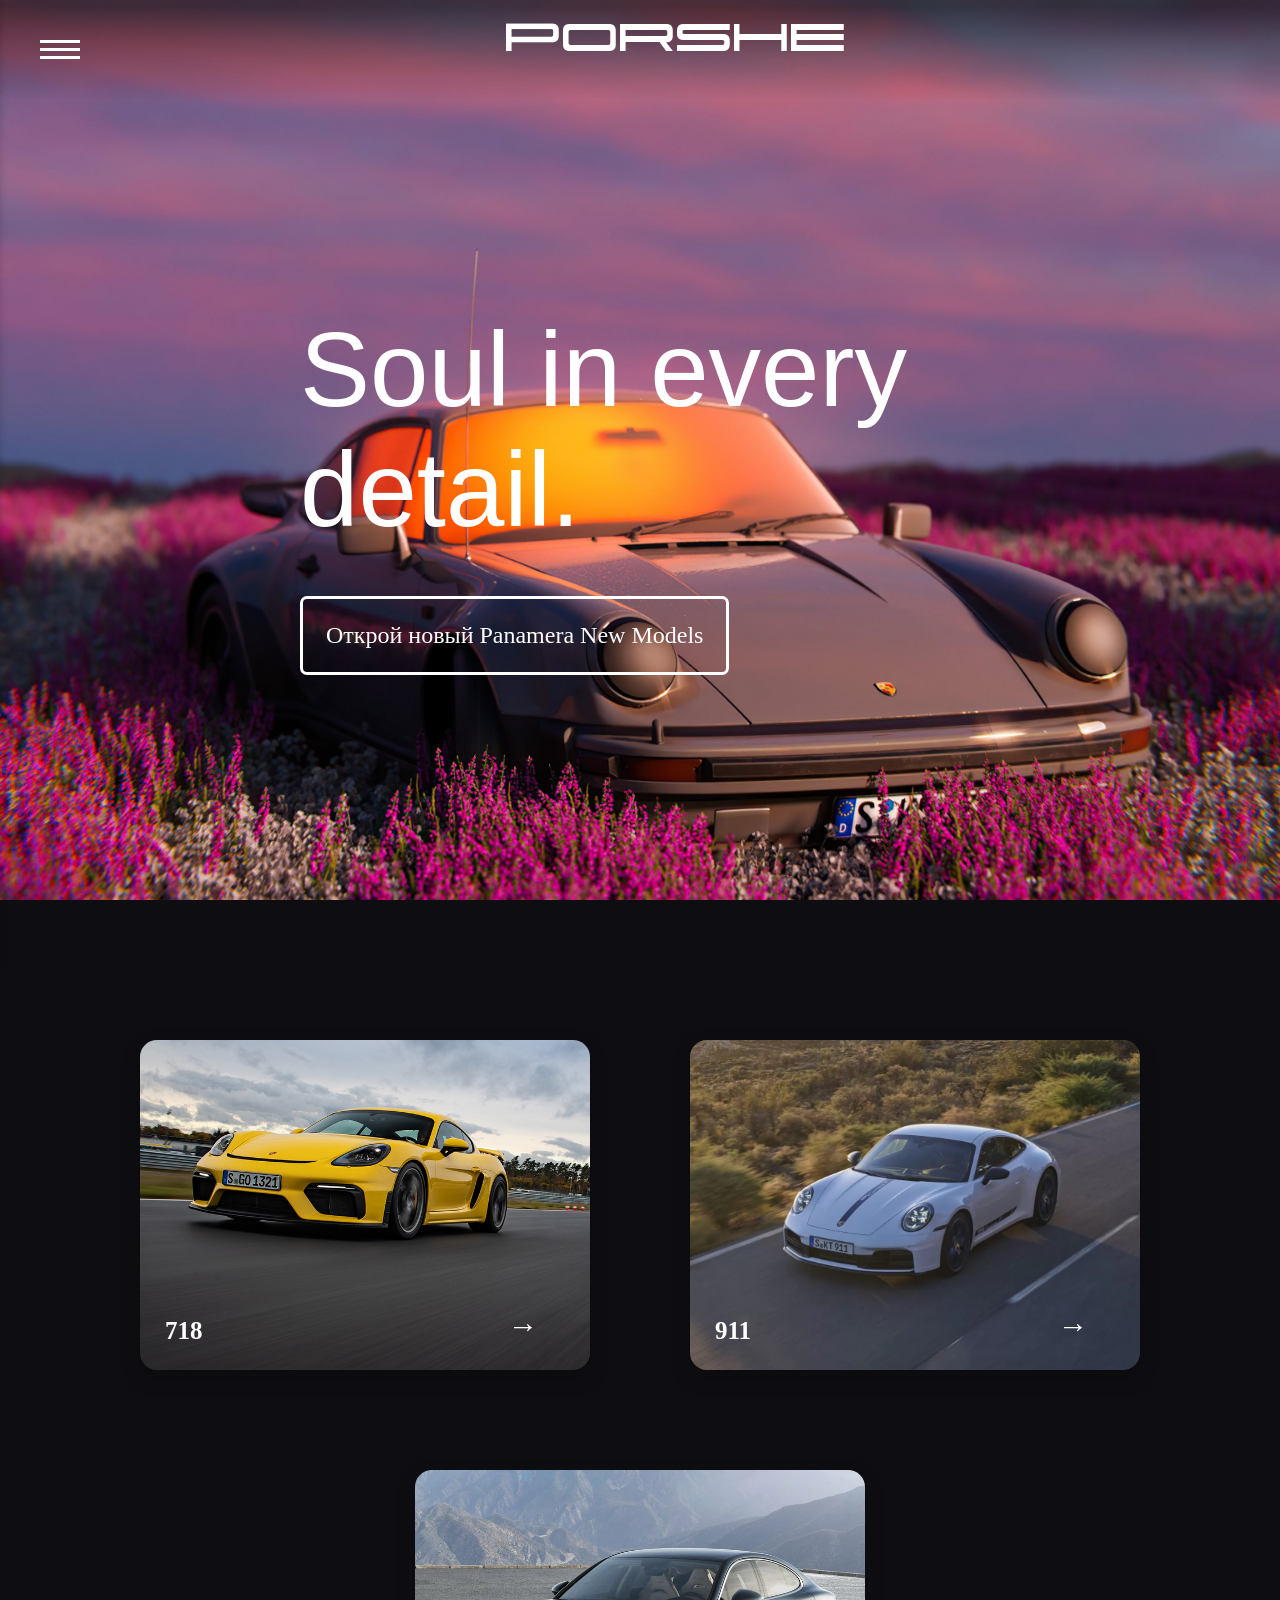
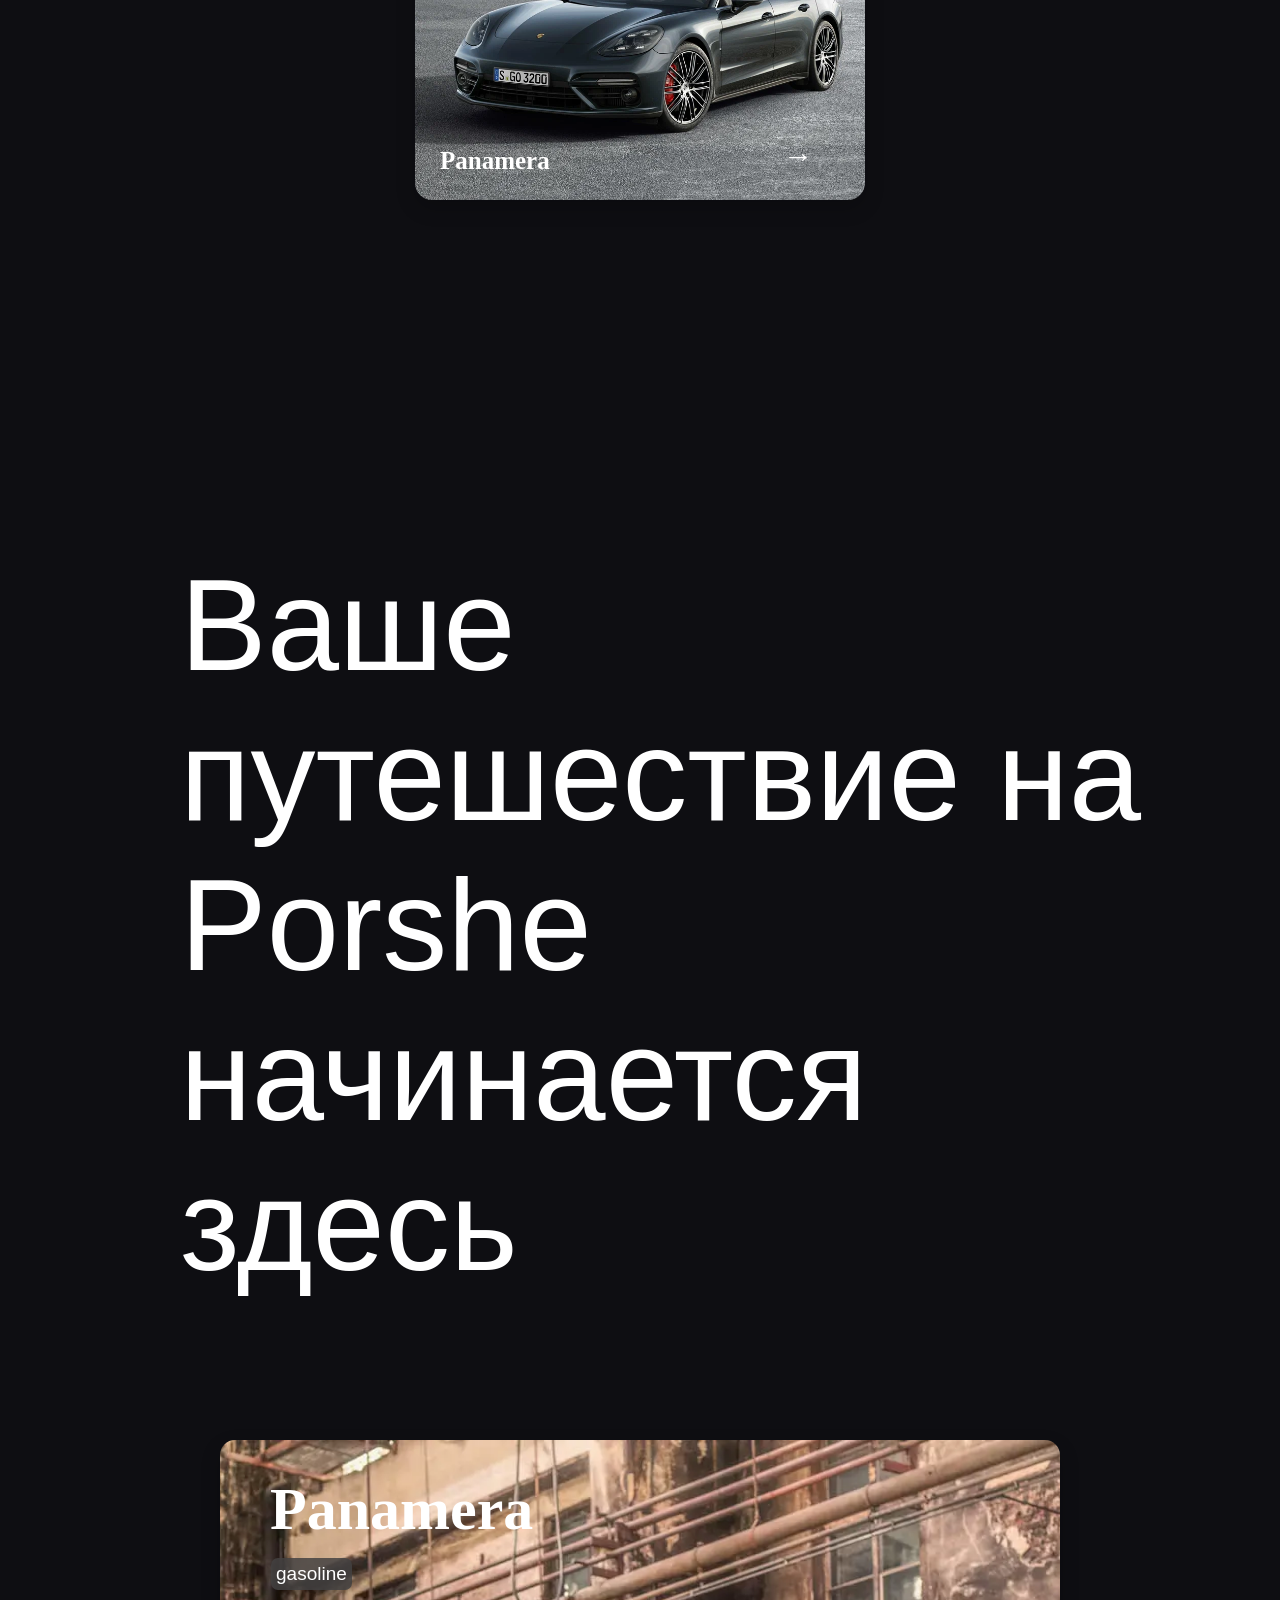
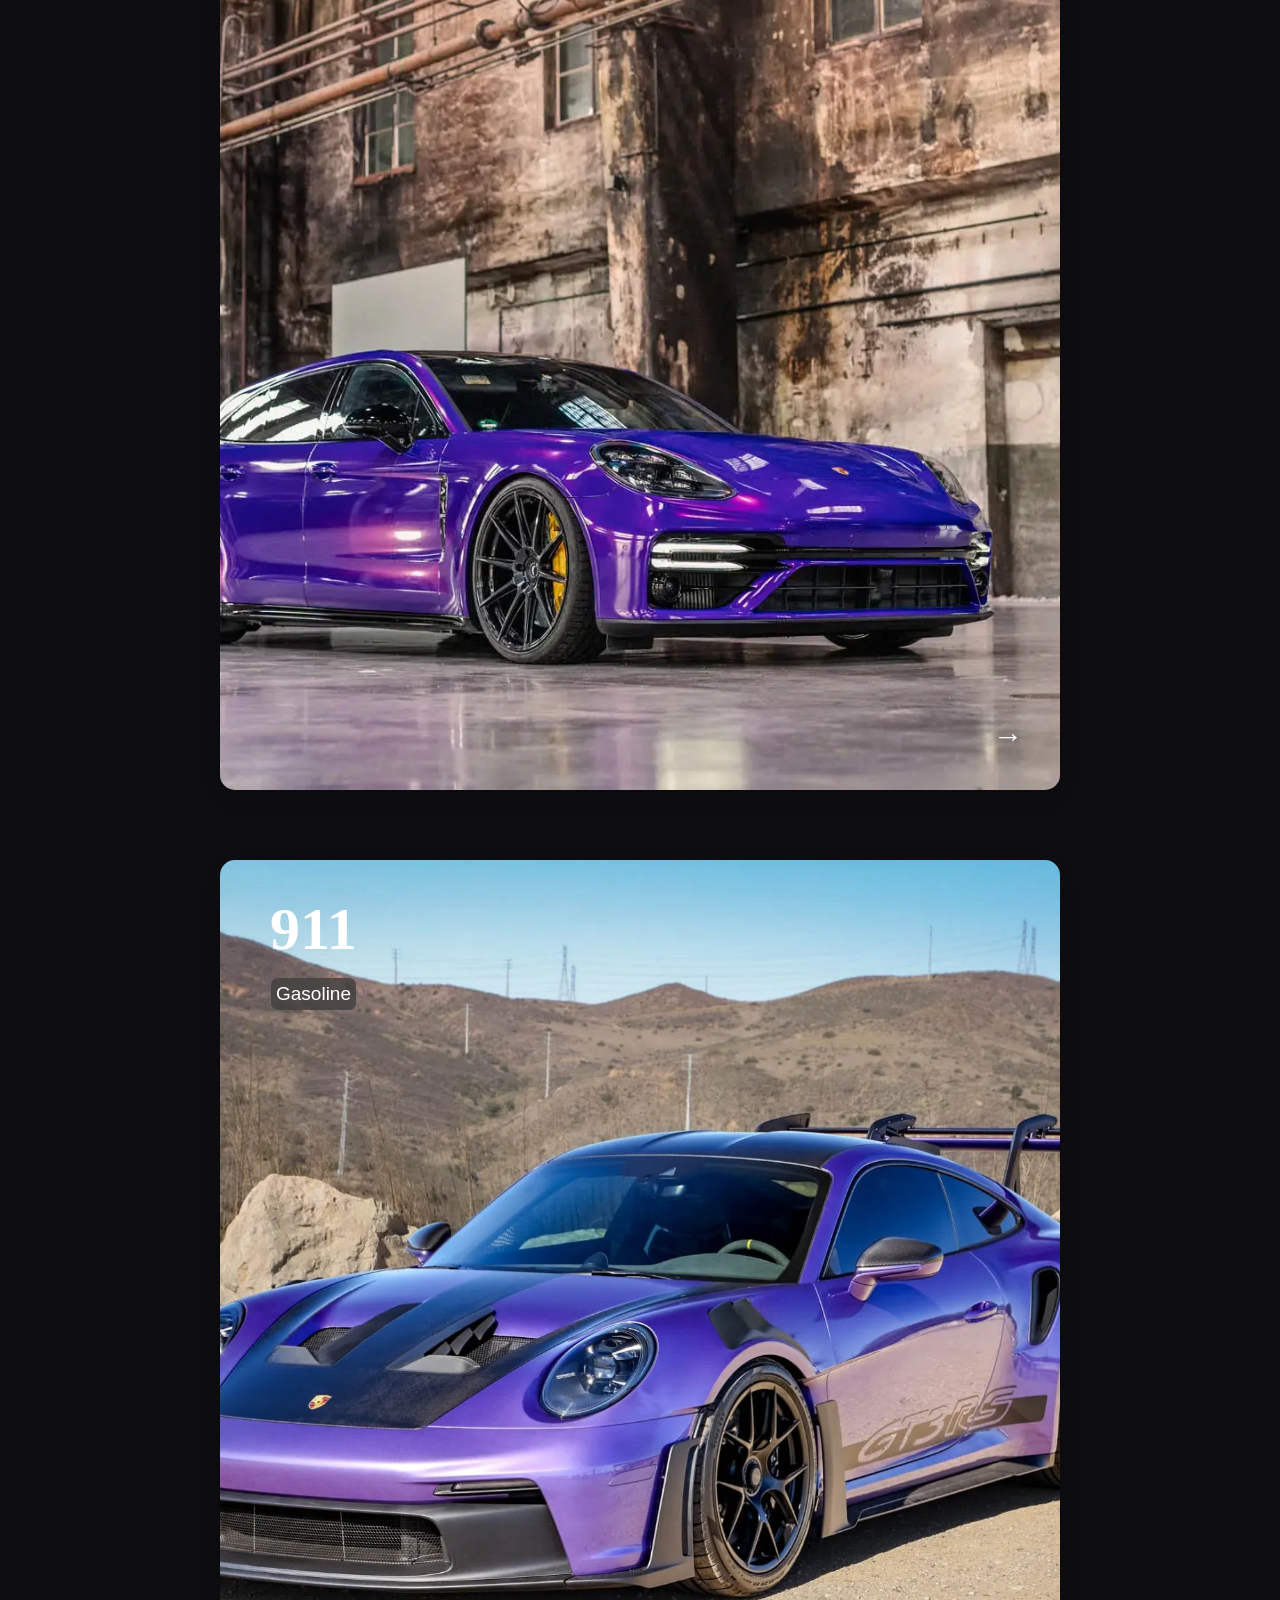
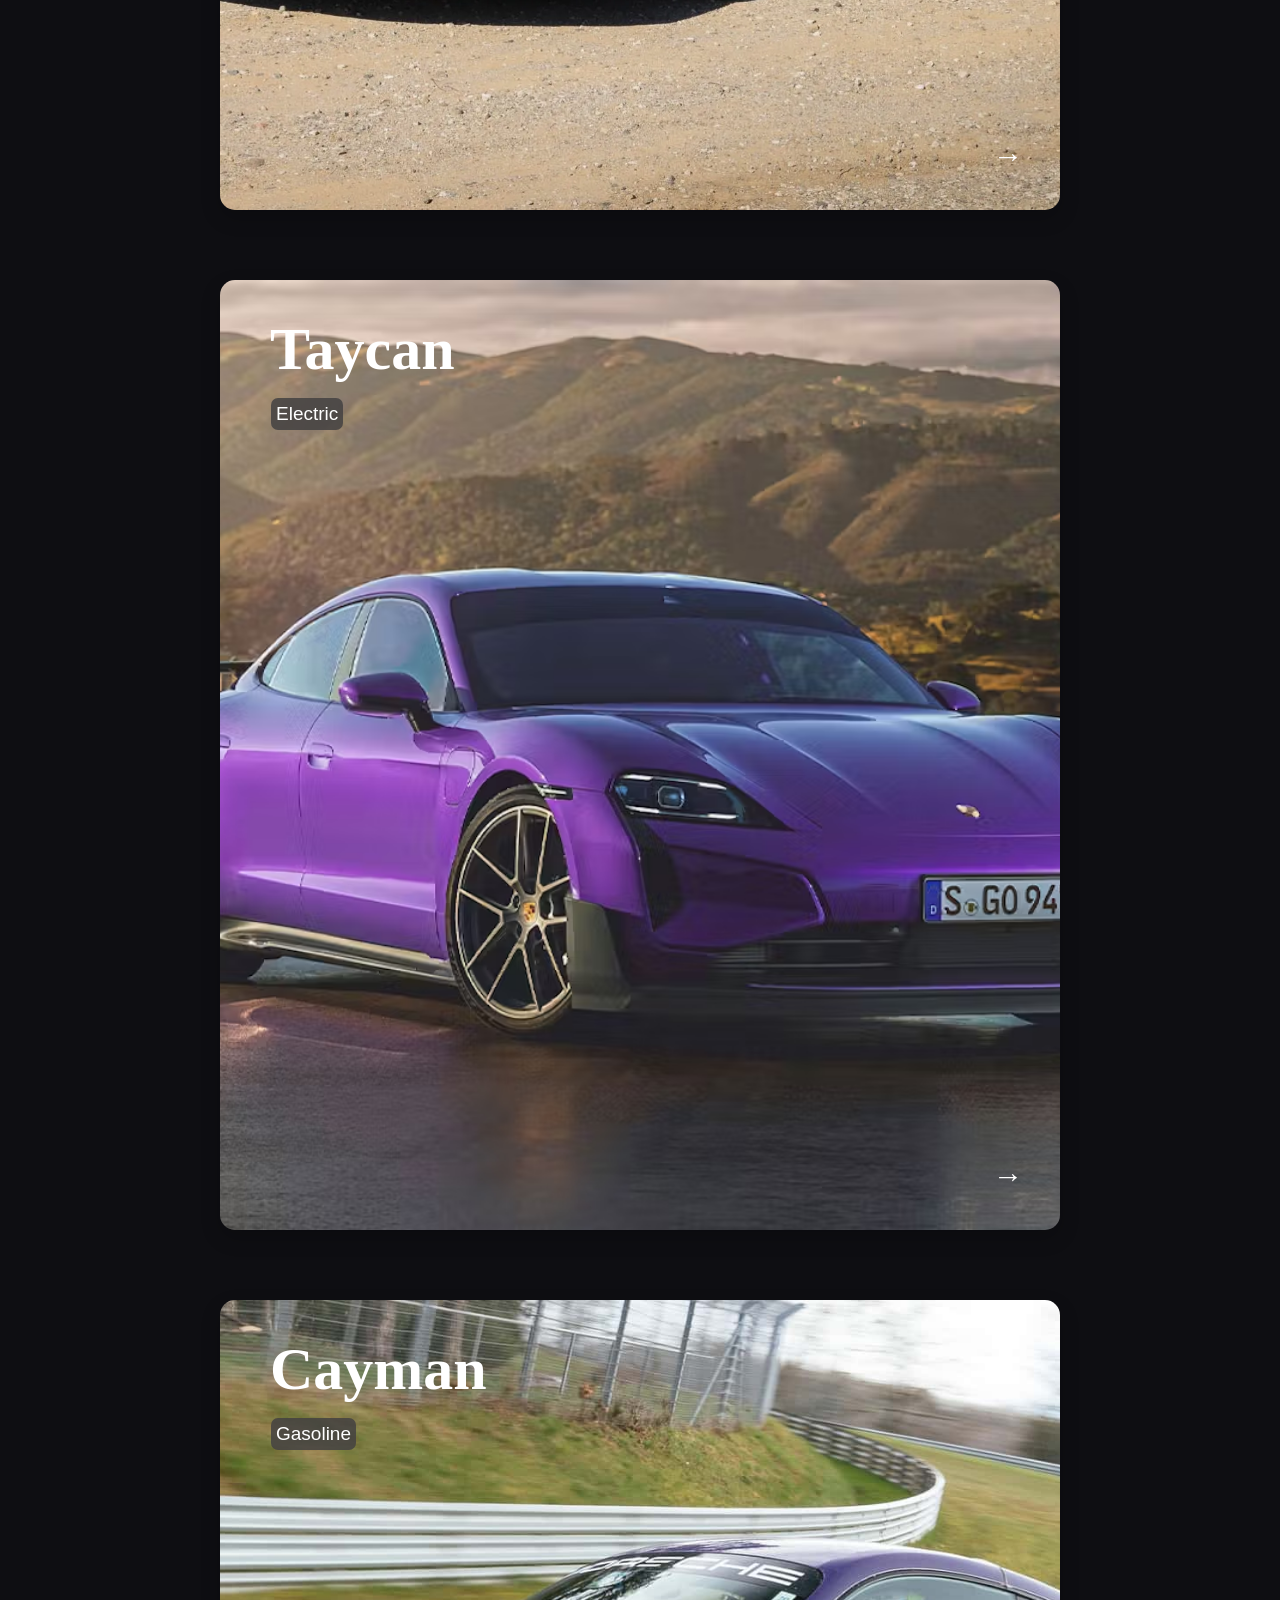
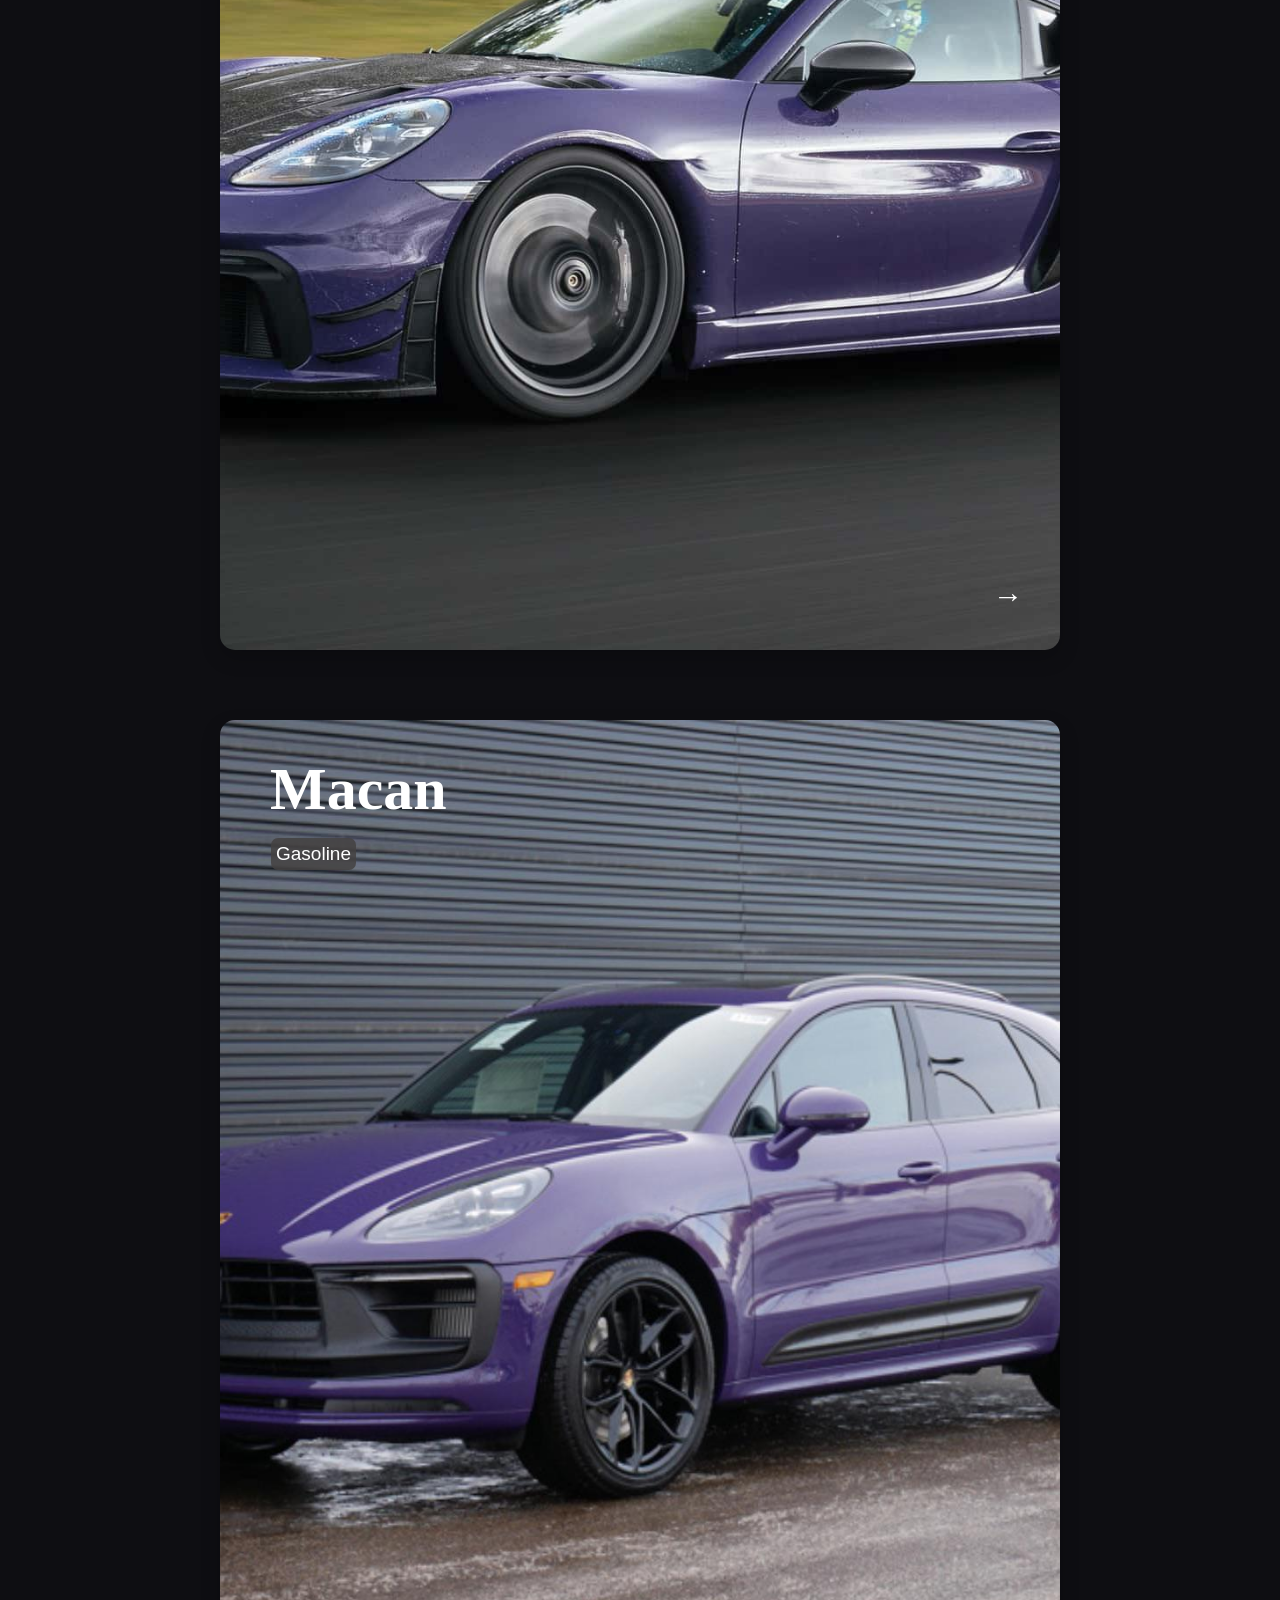
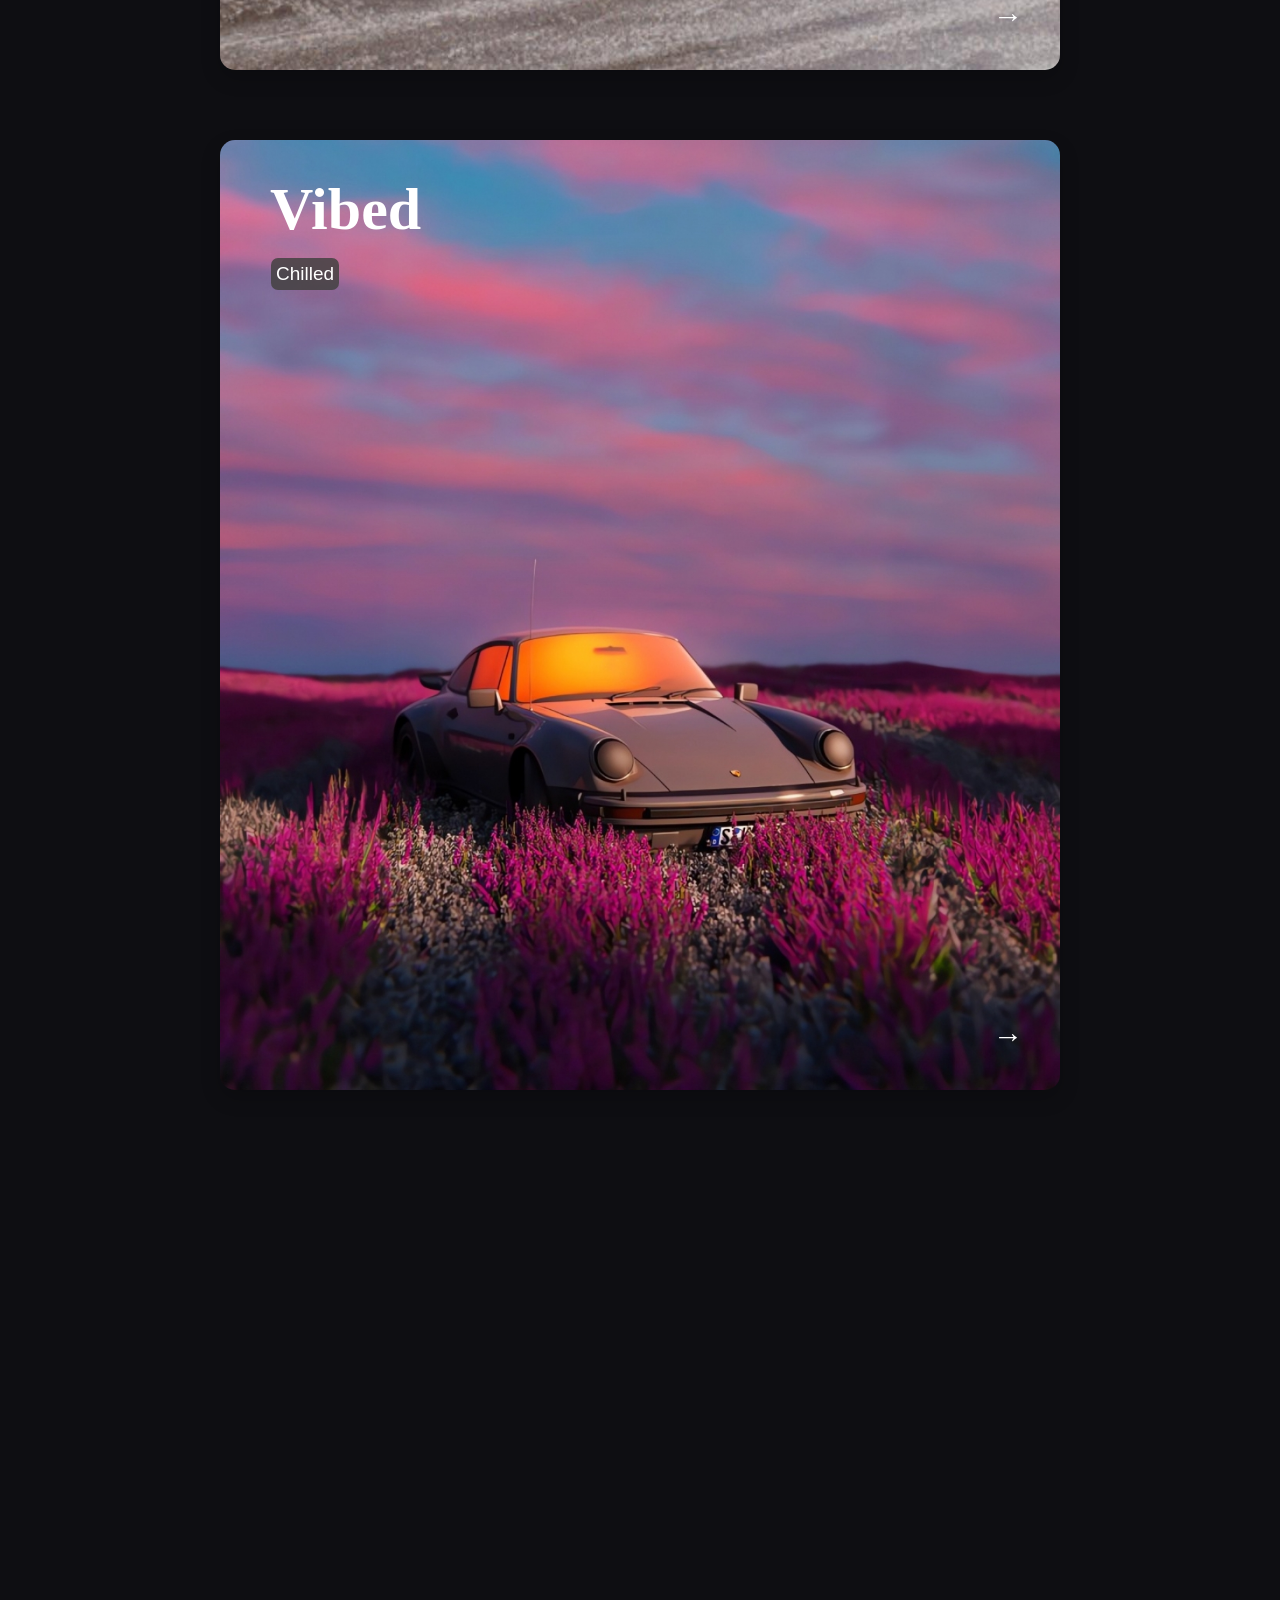
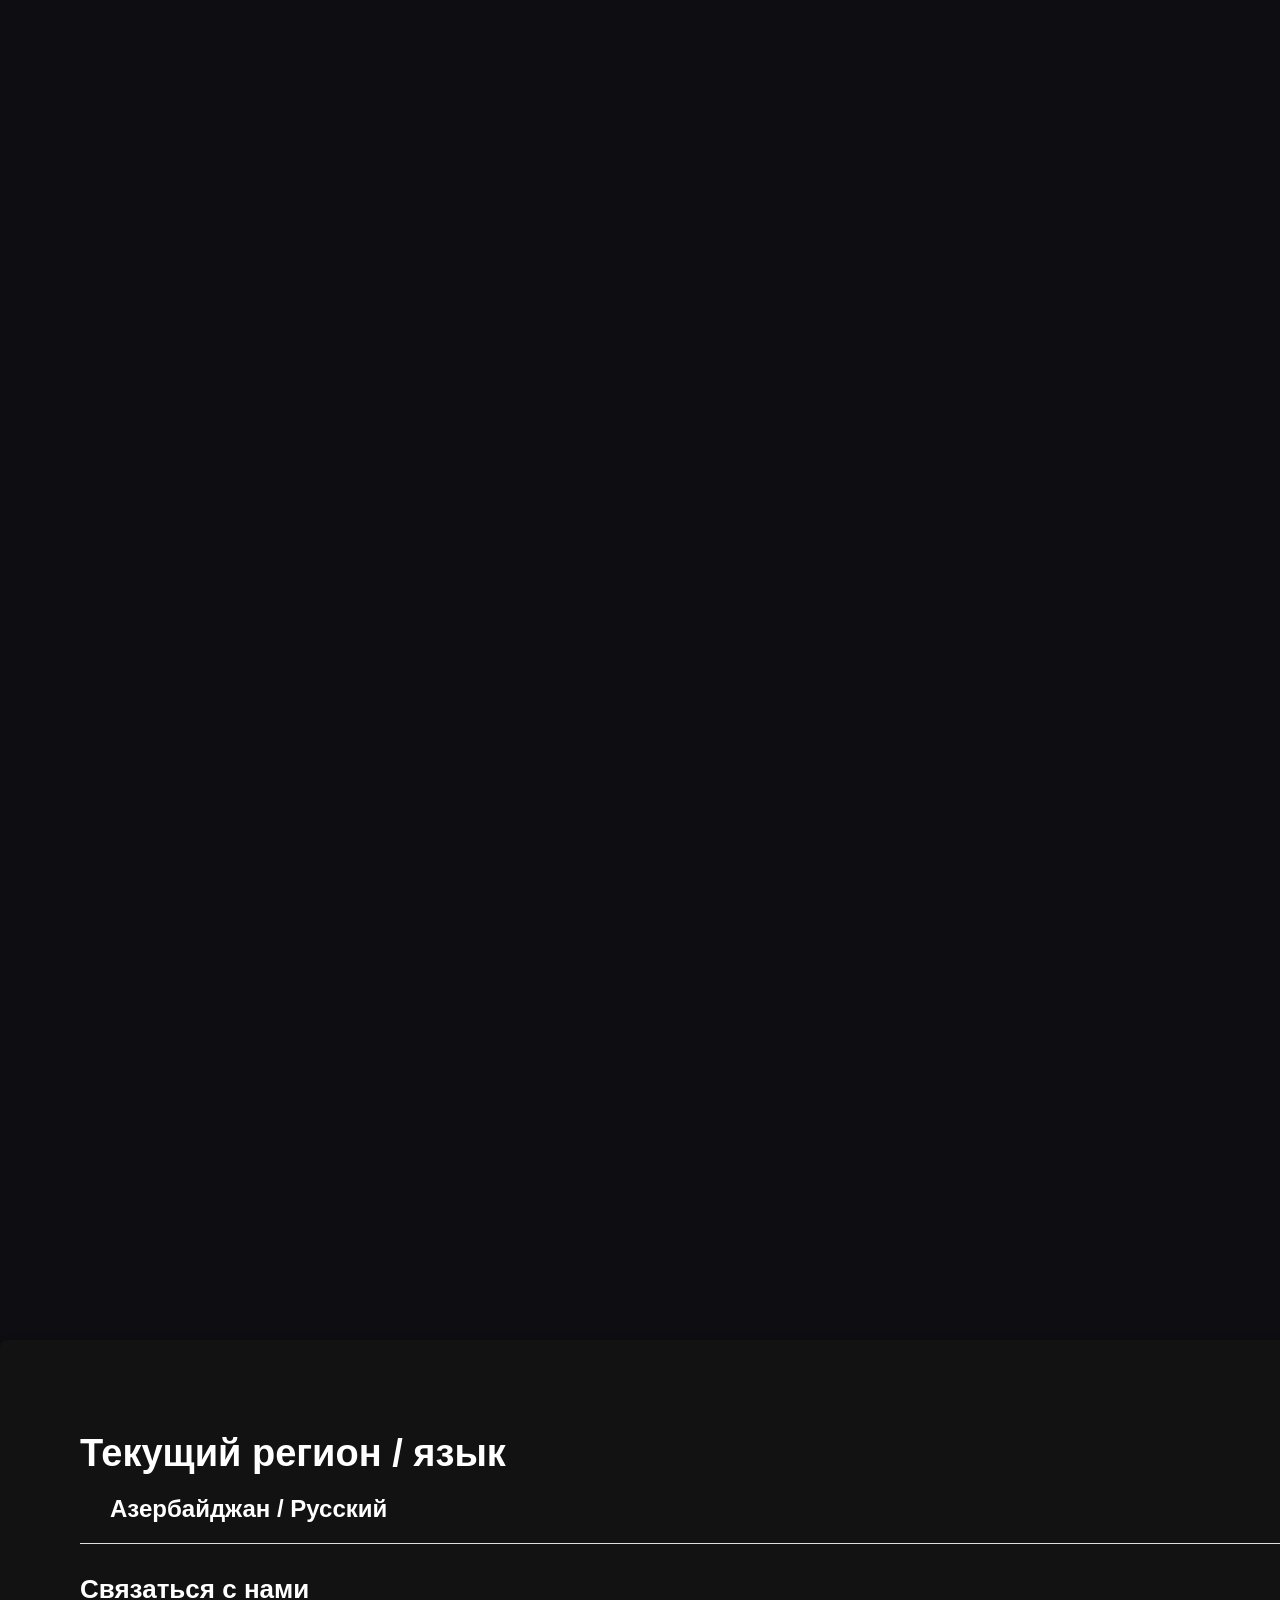
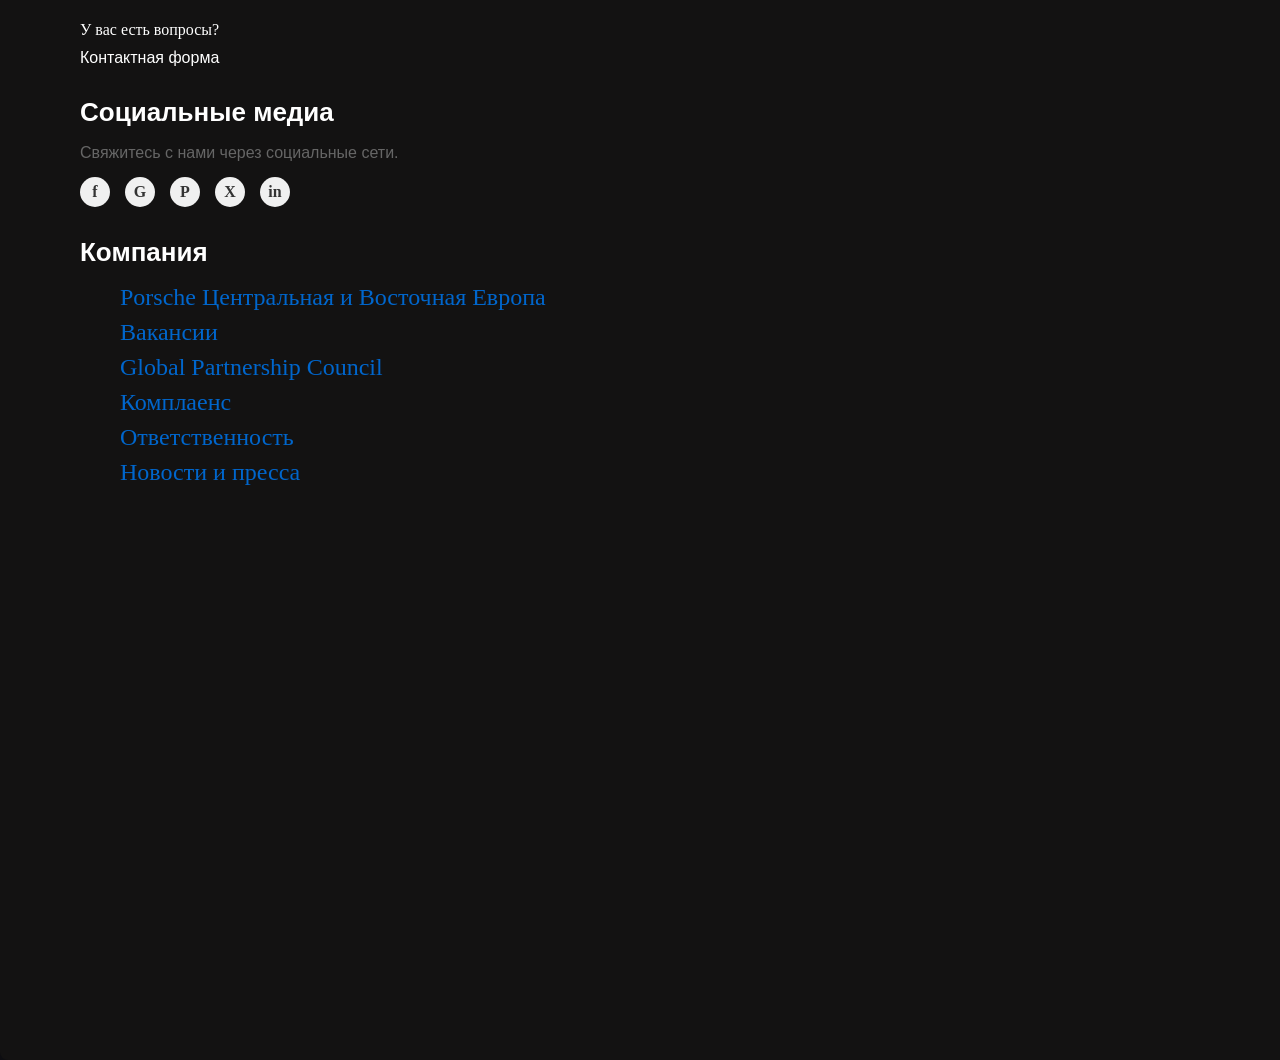
<file: index.html>
<!DOCTYPE html>
<html lang="en">
<head>
    <meta charset="UTF-8">
    <meta name="viewport" content="width=device-width, initial-scale=1.0">
    <title>Porshe</title>
    <link rel="stylesheet" href="style.css">

</head>
<body>
       <div class="bc_img">
            <div class="title">porshe</div>
            <div class="anothertitle">Soul in every<br>detail.</div>
            <div class="button1">
                <a href="page_panamera.html" class="firstbut">Открой новый Panamera New Models</a>
            </div>
        </div>
</body>
<div class="container">

    <div class="card">
        <a href="page_718.html">
            <img src="image/718.jpg" alt="">
            <div class="cars">718</div>
            <div class="point">→</div>
        </a>

    </div>

    <div class="card">
        <a href="page_911.html">
            <img src="image/Porsche-911-Carrera-T-1-4279944919.webp" alt="">
            <div class="cars">911</div>
            <div class="point">→</div>
        </a>


    </div>

    <div class="card">
        <a href="page_panamera.html">
            <img src="image/panamerahh_main.webp" alt="">
            <div class="cars">Panamera</div>
            <div class="point">→</div>
        </a>

    </div>



</div>
<div class="bigtitle">Ваше путешествие на Porshe начинается <br>здесь</div>
<div class="conmar">
    <div class="container2">
        <div class="card2">
            <a href="">
                <img src="image/panameraPPurple-13.webp" alt="">
                <div class="point2"><span class="hovbutton">Посетите сайт&nbsp;&nbsp;</span><span>→</span></div>
                <div class="name">Panamera</div>
                <div class="info">gasoline</div>
            </a>

        </div>

        <div class="card2">
            <a href="">
                <img src="image/Porsche-911Purple-GT3-RS-20.webp" alt="">
                <div class="point2"><span class="hovbutton">Посетите сайт&nbsp;&nbsp;</span><span>→</span></div>
                <div class="name">911</div>
                <div class="info">Gasoline</div>
            </a>


        </div>
        
        <div class="card2">
            <a href="">
                <img src="image/taycan_turboPurplee_gt.avif" alt="">
                <div class="point2"><span class="hovbutton">Посетите сайт&nbsp;&nbsp;</span><span>→</span></div>
                <div class="name">Taycan</div>
                <div class="info">Electric</div>
            </a>
        </div>

        <div class="card2">
            <a href="">
                <img src="image/caymanPurple-gt4-rs-with-manthey-kit.jpg" alt="">
                <div class="point2"><span class="hovbutton">Посетите сайт&nbsp;&nbsp;</span><span>→</span></div>
                <div class="name">Cayman</div>
                <div class="info">Gasoline</div>
            </a>
        </div>

        <div class="card2">
            <a href="">
                <img src="image/macanpurple.jpg" alt="">
                <div class="point2"><span class="hovbutton">Посетите сайт&nbsp;&nbsp;</span><span>→</span></div>
                <div class="name">Macan</div>
                <div class="info">Gasoline</div>
            </a>
        </div>

        <div class="card2">
            <a href="">
                <img src="image/26242652918112627-50139553911394659.jpg" alt="">
                <div class="point2"><span class="hovbutton">Посетите сайт&nbsp;&nbsp;</span><span>→</span></div>
                <div class="name">Vibed</div>
                <div class="info">Chilled</div>
            </a>
        </div>

</div>
<input type="checkbox" id="menuToggle" class="menu-toggle">
    
    <label for="menuToggle" class="menu-button">
        <span></span>
        <span></span>
        <span></span>
    </label>
    
    <div class="sidebar">
        <nav>
            <ul>
                <li class="inted"><a href="#">Модели</a><span class="pointer">></span></li>
                <li class="inted"><a href="#">Консультация и покупка</a><span class="pointer">></span></li>
                <li class="inted"><a href="#">Поиск диллера</a><span class="pointer">></span></li>
            </ul>
        </nav>
    </div>
    




</div>
    <footer class="footer">
        <div class="region-section">
            <h2>Текущий регион / язык</h2>
            <div class="region-selector">
                <span>Азербайджан / Русский</span>
            </div>
        </div>

        <div class="divider"></div>

        <div class="contact-section">
            <h3>Связаться с нами</h3>
            <p>У вас есть вопросы?</p>
            <a href="#" class="contact-link">Контактная форма</a>
        </div>

        <div class="social-section">
            <h3>Социальные медиа</h3>
            <p>Свяжитесь с нами через социальные сети.</p>
            <div class="social-icons">
                <a href="#" class="social-icon">f</a>
                <a href="#" class="social-icon">G</a>
                <a href="#" class="social-icon">P</a>
                <a href="#" class="social-icon">X</a>
                <a href="#" class="social-icon">in</a>
            </div>
        </div>

        <div class="company-section">
            <h3>Компания</h3>
            <ul class="company-links">
                <li><a href="#">Porsche Центральная и Восточная Европа</a></li>
                <li><a href="#">Вакансии</a></li>
                <li><a href="#">Global Partnership Council</a></li>
                <li><a href="#">Комплаенс</a></li>
                <li><a href="#">Ответственность</a></li>
                <li><a href="#">Новости и пресса</a></li>
            </ul>
        </div>
    </footer>


</html>
</file>
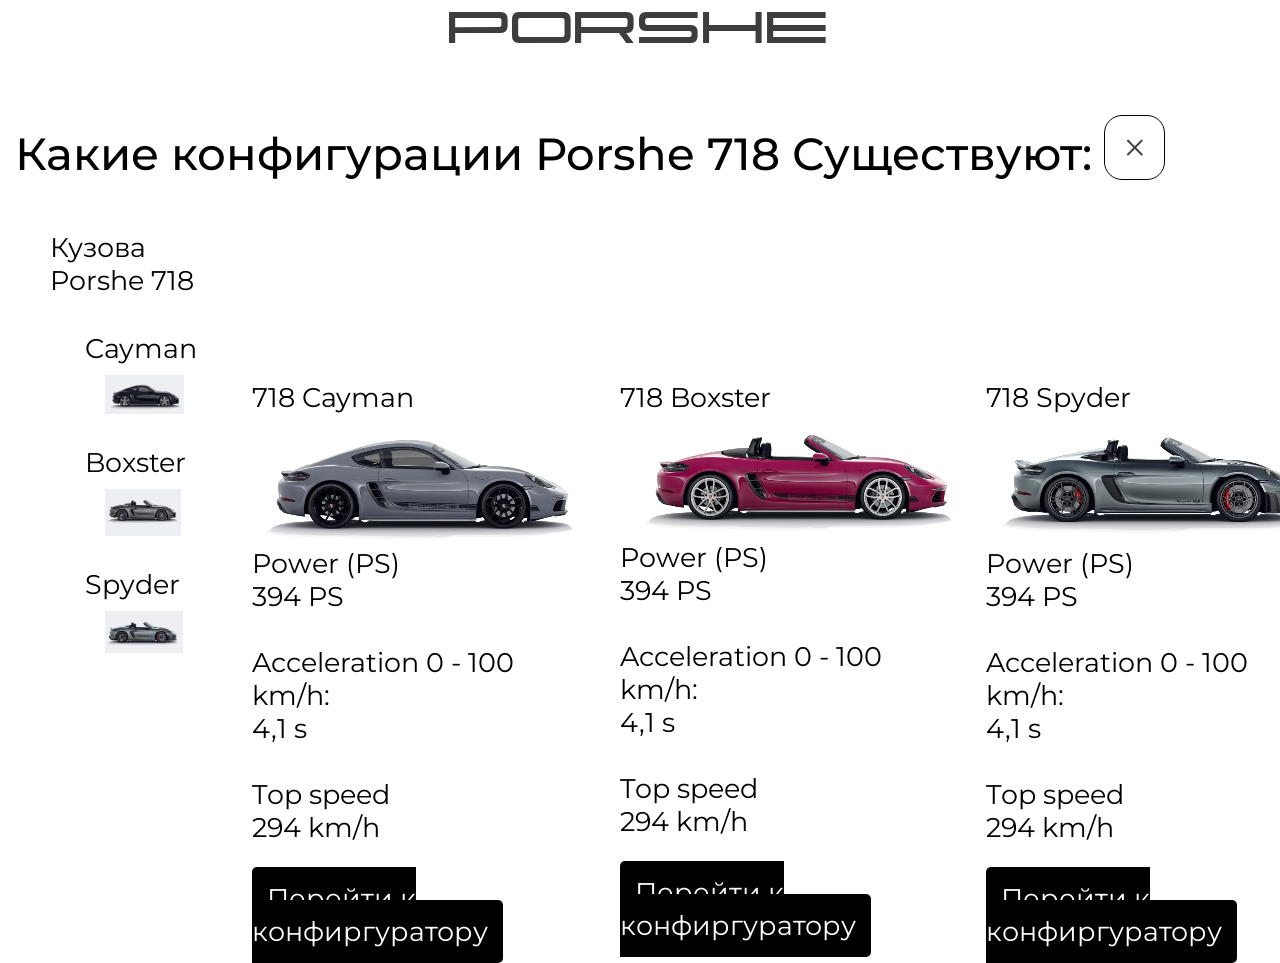
<file: page_718.html>
<!DOCTYPE html>
<html lang="en">
<head>
    <meta charset="UTF-8">
    <meta name="viewport" content="width=device-width, initial-scale=1.0">
    <title>Document</title>
    <link rel="stylesheet" href="style_911.css">
    <link rel="preconnect" href="https://fonts.googleapis.com">
<link rel="preconnect" href="https://fonts.gstatic.com" crossorigin>
<link href="https://fonts.googleapis.com/css2?family=Manrope:wght@200..800&family=Montserrat:ital,wght@0,100..900;1,100..900&family=Nunito:ital,wght@0,200..1000;1,200..1000&family=Playwrite+AU+SA:wght@100..400&family=Playwrite+IN:wght@100..400&family=Poppins:ital,wght@0,100;0,200;0,300;0,400;0,500;0,600;0,700;0,800;0,900;1,100;1,200;1,300;1,400;1,500;1,600;1,700;1,800;1,900&family=Vollkorn:ital,wght@0,400..900;1,400..900&display=swap" rel="stylesheet">
</head>
<body>
    <header>
        PORSHE

    </header>
    <div class="main">
        <a href="index.html" class="exit">&nbsp;×&nbsp;</a>
        <div class="configuration"><br> Какие конфигурации Porshe 718 Существуют:</div>
    </div>
    <div class="car_body">
        <div class="1">Кузова Porshe 718
            <div class="car carrera">Cayman <img src="image/cayman_mini.png" alt=""></div>
            <div class="car targa">Boxster <img src="image/boxster_mini.png" alt=""></div>
            <div class="car turbo">Spyder <img src="image/spyder_mini.png" alt=""></div>
        </div>
        <div class="main_information">
            <div class="carrera t">
                718 Cayman
                <br>
                <img src="image/cayman_main.png" alt="">
                <br>
                Power (PS)<br>394 PS<br><br>Acceleration 0 - 100 km/h:<br> 4,1 s<br><br>Top speed<br>294 km/h<br>
                <span class="conf">
                    Перейти к конфиргуратору
                </span>
            </div>
        </div>
        <div class="carrera t">
            718 Boxster
            <br>
            <img src="image/boxster_main.png" alt="">
            <br>
            Power (PS)<br>394 PS<br><br>Acceleration 0 - 100 km/h:<br> 4,1 s<br><br>Top speed<br>294 km/h<br>
            <span class="conf">
                Перейти к конфиргуратору
            </span>
        </div>
        <div class="carrera t">
            718 Spyder
            <br>
            <img src="image/spyder_main.png" alt="">
            <br>
            Power (PS)<br>394 PS<br><br>Acceleration 0 - 100 km/h:<br> 4,1 s<br><br>Top speed<br>294 km/h<br>
            <span class="conf">
                Перейти к конфиргуратору
            </span>
        </div>
    </div>
    
</body>
</html>
</file>
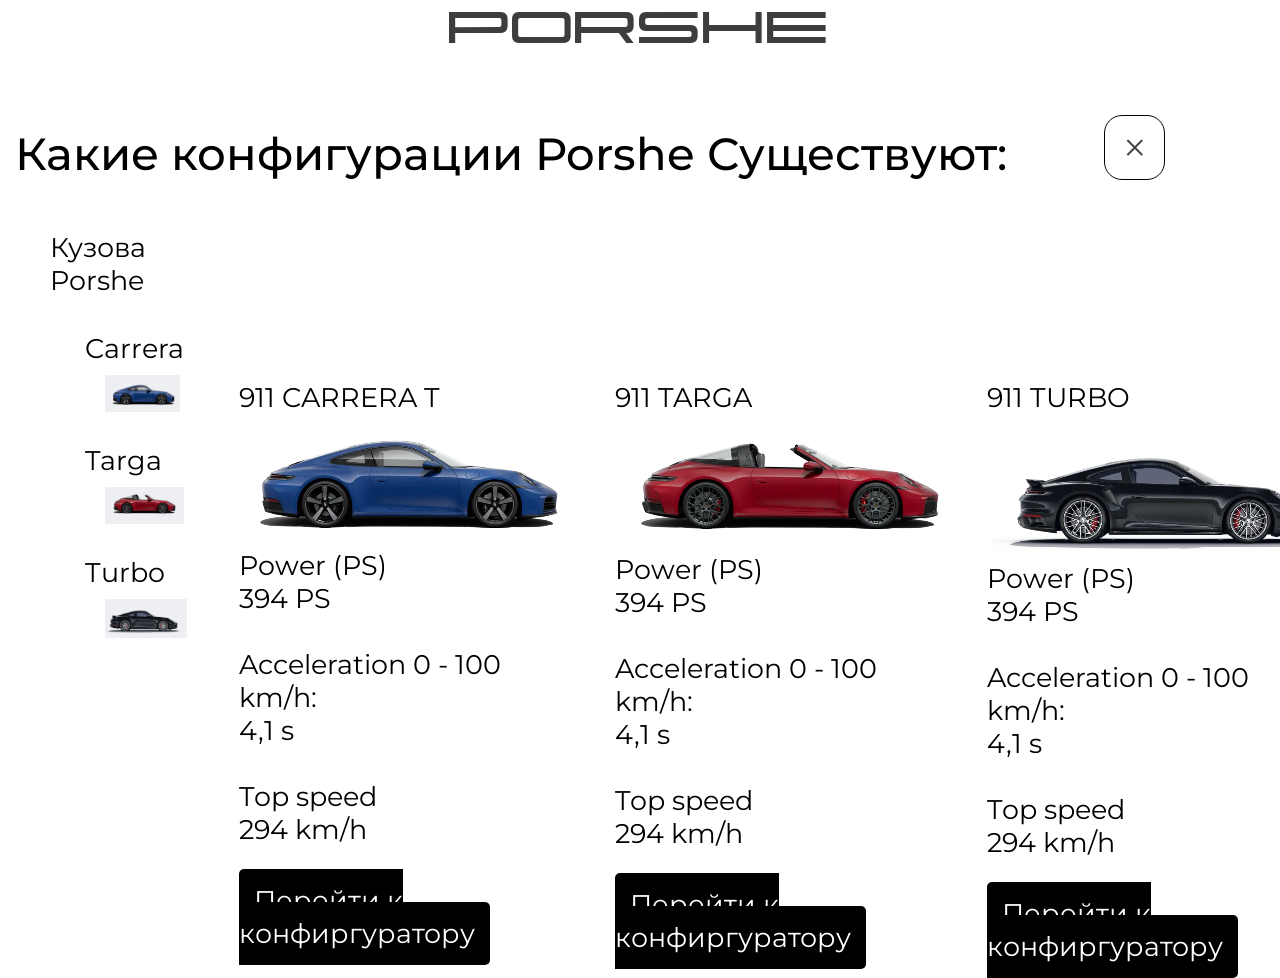
<file: page_911.html>
<!DOCTYPE html>
<html lang="en">
<head>
    <meta charset="UTF-8">
    <meta name="viewport" content="width=device-width, initial-scale=1.0">
    <title>Document</title>
    <link rel="stylesheet" href="style_911.css">
    <link rel="preconnect" href="https://fonts.googleapis.com">
<link rel="preconnect" href="https://fonts.gstatic.com" crossorigin>
<link href="https://fonts.googleapis.com/css2?family=Manrope:wght@200..800&family=Montserrat:ital,wght@0,100..900;1,100..900&family=Nunito:ital,wght@0,200..1000;1,200..1000&family=Playwrite+AU+SA:wght@100..400&family=Playwrite+IN:wght@100..400&family=Poppins:ital,wght@0,100;0,200;0,300;0,400;0,500;0,600;0,700;0,800;0,900;1,100;1,200;1,300;1,400;1,500;1,600;1,700;1,800;1,900&family=Vollkorn:ital,wght@0,400..900;1,400..900&display=swap" rel="stylesheet">
</head>
<body>
    <header>
        PORSHE

    </header>
    <div class="main">
        <a href="index.html" class="exit">&nbsp;×&nbsp;</a>
        <div class="configuration"><br> Какие конфигурации Porshe Существуют:</div>
    </div>
    <div class="car_body">
        <div class="1">Кузова Porshe
            <div class="car carrera">Carrera <img src="image/carreramini.png" alt=""></div>
            <div class="car targa">Targa <img src="image/targa.png" alt=""></div>
            <div class="car turbo">Turbo <img src="image/Screenshot 2025-01-14 224923.png" alt=""></div>
        </div>
        <div class="main_information">
            <div class="carrera t">
                911 CARRERA T
                <br>
                <img src="image/maincarrera.png" alt="">
                <br>
                Power (PS)<br>394 PS<br><br>Acceleration 0 - 100 km/h:<br> 4,1 s<br><br>Top speed<br>294 km/h<br>
                <span class="conf">
                    Перейти к конфиргуратору
                </span>
            </div>
        </div>
        <div class="carrera t">
            911 TARGA
            <br>
            <img src="image/TARGAmain.png" alt="">
            <br>
            Power (PS)<br>394 PS<br><br>Acceleration 0 - 100 km/h:<br> 4,1 s<br><br>Top speed<br>294 km/h<br>
            <span class="conf">
                Перейти к конфиргуратору
            </span>
        </div>
        <div class="carrera t">
            911 TURBO
            <br>
            <img src="image/turbomain.png" alt="">
            <br>
            Power (PS)<br>394 PS<br><br>Acceleration 0 - 100 km/h:<br> 4,1 s<br><br>Top speed<br>294 km/h<br>
            <span class="conf">
                Перейти к конфиргуратору
            </span>
        </div>
    </div>
    
</body>
</html>
</file>
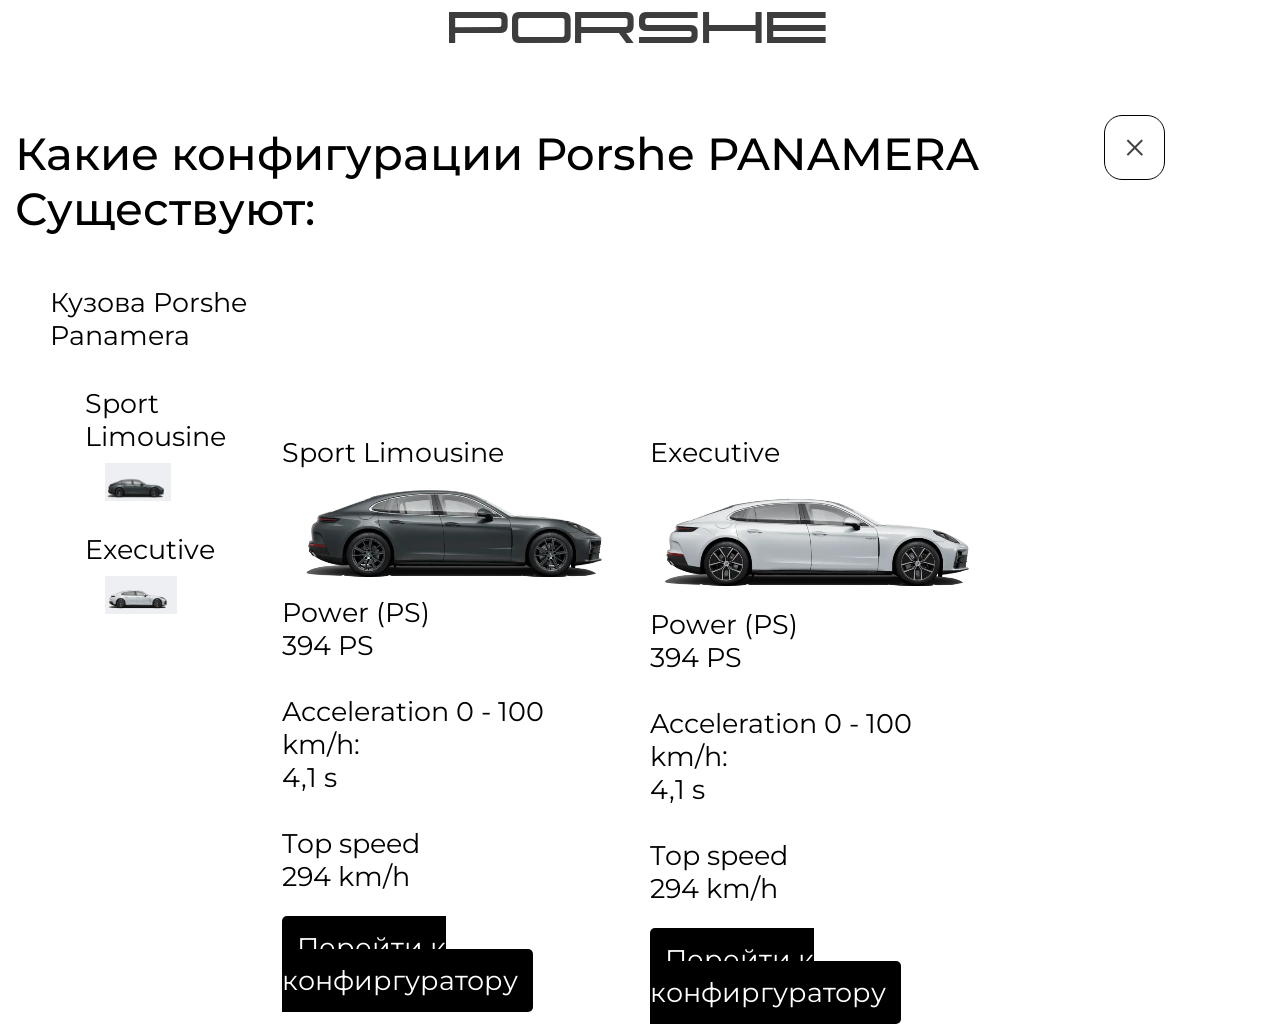
<file: page_panamera.html>
<!DOCTYPE html>
<html lang="en">
<head>
    <meta charset="UTF-8">
    <meta name="viewport" content="width=device-width, initial-scale=1.0">
    <title>Document</title>
    <link rel="stylesheet" href="style_911.css">
    <link rel="preconnect" href="https://fonts.googleapis.com">
<link rel="preconnect" href="https://fonts.gstatic.com" crossorigin>
<link href="https://fonts.googleapis.com/css2?family=Manrope:wght@200..800&family=Montserrat:ital,wght@0,100..900;1,100..900&family=Nunito:ital,wght@0,200..1000;1,200..1000&family=Playwrite+AU+SA:wght@100..400&family=Playwrite+IN:wght@100..400&family=Poppins:ital,wght@0,100;0,200;0,300;0,400;0,500;0,600;0,700;0,800;0,900;1,100;1,200;1,300;1,400;1,500;1,600;1,700;1,800;1,900&family=Vollkorn:ital,wght@0,400..900;1,400..900&display=swap" rel="stylesheet">
</head>
<body>
    <header>
        PORSHE
    </header>
    <div class="main">
        <a href="index.html" class="exit">&nbsp;×&nbsp;</a>
        <div class="configuration"><br> Какие конфигурации Porshe PANAMERA Существуют:</div>
    </div>
    <div class="car_body">
        <div class="1">Кузова Porshe Panamera
            <div class="car carrera">Sport Limousine<img src="image/panamamini.png" alt=""></div>
            <div class="car targa">Executive <img src="image/executivemini.png" alt=""></div>
        </div>
        <div class="main_information">
            <div class="carrera t">
                Sport Limousine
                <br>
                <img src="image/panama.png" alt="">
                <br>
                Power (PS)<br>394 PS<br><br>Acceleration 0 - 100 km/h:<br> 4,1 s<br><br>Top speed<br>294 km/h<br>
                <span class="conf">
                    Перейти к конфиргуратору
                </span>
            </div>
        </div>
        <div class="carrera t">
            Executive
            <br>
            <img src="image/panamaexecutive.png" alt="">
            <br>
            Power (PS)<br>394 PS<br><br>Acceleration 0 - 100 km/h:<br> 4,1 s<br><br>Top speed<br>294 km/h<br>
            <span class="conf">
                Перейти к конфиргуратору
            </span>
        </div>
    </div>
    
</body>
</html>
</file>
<file: style.css>
body {
    margin: 0;
    padding: 0;
    width: 100%;
    background-color:rgb(14, 14, 18);
    overflow-x: hidden;
    
}

a {
    text-decoration-line: none;
}


.bc_img {
    width: 100%;
    height: 100vh;
    background-image: url(image/porsche-en-la-naturaleza-arte-digital-10729.jpg);
    background-size: cover;
    background-position: center;
    justify-content: center;
    align-items: center;
    position: relative;
}

.head {
    padding: 42px 52px;
    position: relative;
}

@font-face {
    font-family: 'Porsche';
    src: url('font/Porsche Regular_0.ttf') format('truetype');
}

.title {
    display: flex;
    justify-content: center;
    align-items: center;
    position: absolute;
    font-family: 'Porsche', sans-serif;
    font-weight: 200;
    width: 100%;
    text-align: center;
    font-size: 45px;
    color: white;
    background: linear-gradient(0deg, rgba(0,0,0,0.0001) 0%, rgba(0,0,0,0.6) 75%);
    padding: 37px;
    animation: slide-top 1.6s cubic-bezier(0.250, 0.460, 0.450, 0.940) both;
}

@keyframes slide-top {
    0% {
        transform: translateY(-50px);
    }
    100% {
        transform: translateY(-25px);
    }
}

.anothertitle {
    z-index: 100;
    font-family: Arial, Helvetica, sans-serif;
    font-size: 105px;
    color: white;
    display: flex;
    justify-content: flex-start;
    align-items: flex-end;
    position: absolute;
    bottom: 350px;
    left: 300px;
    opacity: 0;
    transform: translateY(20px);
    animation: slideUp 1.6s forwards;
}

@keyframes slideUp {
    to {
        opacity: 1;
        transform: translateY(0);
    }
}

.button1 {
    position: absolute;
    font-size: 24px;
    border-radius: 7px;
    padding: 23px;
    border: solid;
    border-color: white;
    display: flex;
    justify-content: flex-start;
    align-items: flex-end;
    bottom: 225px;
    left: 300px;
    opacity: 0;
    transform: translateY(20px);
    animation: slideUp 2s forwards;
    background-color: transparent;
    color: white;
    cursor: pointer;
}

.button1:hover {
    background-color: rgba(59, 59, 59, 0.527);
    border-color: grey;
    transition: all ease-in 0.3s;
}

.firstbut {
    color: white;
}

.container {
    margin-top: 90px;
    display: flex;
    justify-content: center;
    align-items: center;
    gap: 100px;
    flex-wrap: wrap;
    padding: 50px 20px;
}

.card {
  position: relative;
  width: 450px;
  max-width: 100%;
  border-radius: 17px;
  overflow: hidden;
  cursor: pointer;
  box-shadow: 0 8px 20px rgba(0, 0, 0, 0.2);
  transition: transform 1s ease;
}
.card img:hover {
  transform: scale(1.03);
  transition: all ease-in 0.3s;
}

.card img {
  width: 100%;
  height: 330px;
  display: block;
  object-fit: cover;
}
.cars{
    display: flex;
    position: absolute;
    bottom: 25px;
    left:25px;
    font-size: 25px;
    color: white;
    font-weight: bold
}
.point{
    border-radius:11px;
    padding: 7px;
    display: flex;
    position: absolute;
    bottom: 20px;
    right: 45px;
    font-size: 30px;
    color: white;
    font-weight: bold

}
:hover.point{
    background-color: rgba(41, 40, 40, 0.486);
    transition: all ease-in 0.2s;
    
}

@media screen and (max-width: 1024px) {
    .anothertitle {
        font-size: 80px;
        left: 150px;
        bottom: 270px;
    }

    .button1 {
        font-size: 20px;
        padding: 18px;
        left: 150px;
        bottom: 160px;
    }
}

@media screen and (max-width: 768px) {
    .title {
        font-size: 32px;
        padding: 20px;
    }

    .anothertitle {
        font-size: 60px;
        left: 50px;
        bottom: 230px;
    }

    .button1 {
        font-size: 18px;
        padding: 15px;
        left: 50px;
        bottom: 130px;
    }

    .card img {
        width: 100%;
        height: auto;
    }
}

@media screen and (max-width: 480px) {
    .title {
        font-size: 24px;
        padding: 15px;
    }

    .anothertitle {
        font-size: 38px;
        left: 20px;
        bottom: 200px;
        text-align: left;
    }

    .button1 {
        font-size: 16px;
        padding: 12px;
        left: 20px;
        bottom: 110px;
    }
}
.bigtitle{
    color: white;
    margin-left: 180px;
    margin-right: 100px;
    margin-top: 300px;
    margin-bottom: 50px;
    font-size: 130px;
    font-family: sans-serif;
}
.container2{
    margin-top: 90px ;
    display: flex;
    gap: 70px;
    justify-content:center;
    align-items: center;
    flex-wrap: wrap;
    padding: 50px 20px;
}
.conmar{
    margin-left: 200px;
    margin-right: 200px;
}
.card2{
  position: relative;
  width: 950px;
  max-width: 100%;
  border-radius: 15px;
  overflow: hidden;
  cursor: pointer;
  box-shadow: 0 8px 20px rgba(0, 0, 0, 0.2);

}
.card2 img{
  width: 100%;
  height: 950px;
  display: block;
  object-fit: cover;
  position: relative;

  
  

}
.card2 img:hover{
    transform: scale(1.03);
    transition: all ease-in 0.3s;
    opacity: 0.6;
}
.point2{
    border-radius:11px;
    padding: 7px;
    display: flex;
    position: absolute;
    bottom: 30px;
    right: 30px;
    font-size: 30px;
    color: white;
    font-weight: bold

}
:hover.point2{
    background-color: rgba(41, 40, 40, 0.493);
    transition: all ease-in 0.2s;
    
}
.name{
    position: absolute;
    top: 0;
    left: 15px;
    padding: 35px;
    font-family: "Montserrat", serif;
    font-size: 60px;
    font-weight:900;
    color: white;
    
}
.info{
    position: absolute;
    top: 118px;
    left: 51px;
    padding: 5px;
    border-radius: 7px;
    font-size: 19px;
    font-family: sans-serif;
    background-color: rgba(68, 66, 66, 0.849);
    color: white;


}
.hovbutton{
    opacity: 0;
    transition: opacity 0.5s ease;
    font-family: sans-serif;
    font-weight: 80;
}
.card2:hover .hovbutton{
    opacity: 1;
}

.menu-toggle {
    display: none;
}


.menu-button {
    position: fixed;
    top: 40px;
    left: 40px;
    width: 40px;
    height: 32px;
    cursor: pointer;
    z-index: 10000;
}

.menu-button span {
    display: block;
    width: 100%;
    height: 3px;
    background: white;
    margin-bottom: 5px;
    transition: all 0.3s ease;
}


.sidebar {
    position: fixed;
    top: 0;
    left: -850px;
    width: 850px;
    height: 100%;
    background: white; /* Белый фон сайдбара */
    box-shadow: 2px 0 5px rgba(0,0,0,0.1); /* Тень для красоты */
    transition: all 0.3s ease;
    z-index: 1000;
    padding-top: 60px;
}

.sidebar nav ul {
    list-style: none;
    padding: 20px 30px;
    margin: 0;
}

.sidebar nav ul li a {
    display: block;
    padding: 25px 20px;
    color: #333; 
    font-size: 40px;
    font-family: sans-serif;
    text-decoration: none;
    transition: background 0.3s;
}

.sidebar nav ul li a:hover {
    background: #f5f5f5; 
    
}

.content {
    margin-left: 0;
    padding: 20px;
    transition: margin-left 0.3s ease;
}


.menu-toggle:checked ~ .sidebar {
    left: 0;
}

.menu-toggle:checked ~ .content {
    margin-left: 250px;
}

.menu-toggle:checked + .menu-button span:nth-child(1) {
    transform: rotate(45deg) translate(5px, 5px);
    background: #333;
}

.menu-toggle:checked + .menu-button span:nth-child(2) {
    opacity: 0;
}

.menu-toggle:checked + .menu-button span:nth-child(3) {
    transform: rotate(-45deg) translate(7px, -6px);
    background: #333;
}
.pointer{
    position: absolute;
    font-size: 40px;
    top: 22px;
    right: 20px;
}
.inted{
    position: relative;

}











.footer {
    margin-top: 1800px;
    width: 100%;
    max-width: 100%;
    height: 1200px;
    background-color: rgb(19, 18, 18);
    border-radius: 8px;
    box-shadow: 0 2px 10px rgba(0, 0, 0, 0.1);
    padding: 60px 80px;
}

.region-section h2 {
    font-size: 38px;
    margin-bottom: 15px;
    color: white;
    font-family: sans-serif;
}

.region-selector {
    font-size: 24px;
    color: white;
    display: flex;
    justify-content: space-between;
    align-items: center;
    margin-left: 30px;
    margin-top: 20px;
    font-family: sans-serif;
}

.region-selector span {
    color: white;
    font-weight: bold;
    font-family: sans-serif;
}

.divider {
    height: 1px;
    background-color: #e0e0e0;
    margin: 20px 0;
    font-family: sans-serif;
}

.contact-section h3,
.social-section h3,
.company-section h3 {
    margin-top: 30px;
    font-size: 26px;
    margin-bottom: 10px;
    color: #ffffff;
    font-family: sans-serif;
}

.contact-section p {
    margin-bottom: 10px;
    color: #ffffff;
}

.contact-link {
    color: #ffffff;
    text-decoration: none;
    font-family: sans-serif;
}

.social-section p {
    margin-bottom: 15px;
    color: #666;
    font-family: sans-serif;
}

.social-icons {
    display: flex;
    gap: 15px;
}

.social-icon {
    display: flex;
    align-items: center;
    justify-content: center;
    width: 30px;
    height: 30px;
    background-color: #f0f0f0;
    border-radius: 50%;
    color: #333;
    text-decoration: none;
    font-weight: bold;
}

.company-links {
    list-style: none;
}

.company-links li {
    margin-bottom: 8px;
}

.company-links a {
    color: #0066cc;
    text-decoration: none;
    font-size: 24px;
}

.company-links a:hover {
    text-decoration: underline;
}
</file>
<file: style_911.css>
@font-face {
    font-family: 'Porsche';
    src: url('font/Porsche Regular_0.ttf') format('truetype');
}

body{
    margin: 0;
    padding: 0;

}

header{
    font-family: 'Porsche', sans-serif;
    font-size: 50px;
    color: rgba(0, 0, 0, 0.76);
    text-align: center;
}
.configuration{
    font-family: "Montserrat", serif;
    font-weight: 500;
    font-size: 45px;
    margin: 15px;
    
}
a{
    text-decoration: none;
    color: rgba(44, 44, 44, 0.897);
    border: solid;
    padding: 8px;
    border-radius: 5px;
    font-size: 35px;
    margin: 15px;
    position: absolute;
    top: 15px;
    
    transition: transform 0.4s ease;
}
a:hover{

    color: rgb(100, 100, 100); 
    transform: scale(1.05);
    transition: 0.6s ease;
    background-color: rgba(255, 255, 255, 0.089);
  
}
.car_body{
    margin: 50px;
    font-family: "Montserrat", serif ;
    font-size: 27px;
    color: black;
    display: grid;
    grid-template-columns: 1fr 1fr 1fr 1fr; 
    gap: 20px;
}
.car{
    margin: 35px;

}
.car img{
    position: relative;
    top: 10px;
    left: 20px;
}
.conf{
    background-color: black;
    color: white;
    padding: 15px;
    border-radius: 5px;
    position: relative;
    top: 38px;
}
.carrera.t{
    position: relative;
    top: 150px;
    width: 90%;
    max-width: 1200px;
    
}
.exit{
    border-radius: 18px;
    border:1px solid black;
    font-size: 40px;
    top:100px;
    right: 100px;
}
</file>
